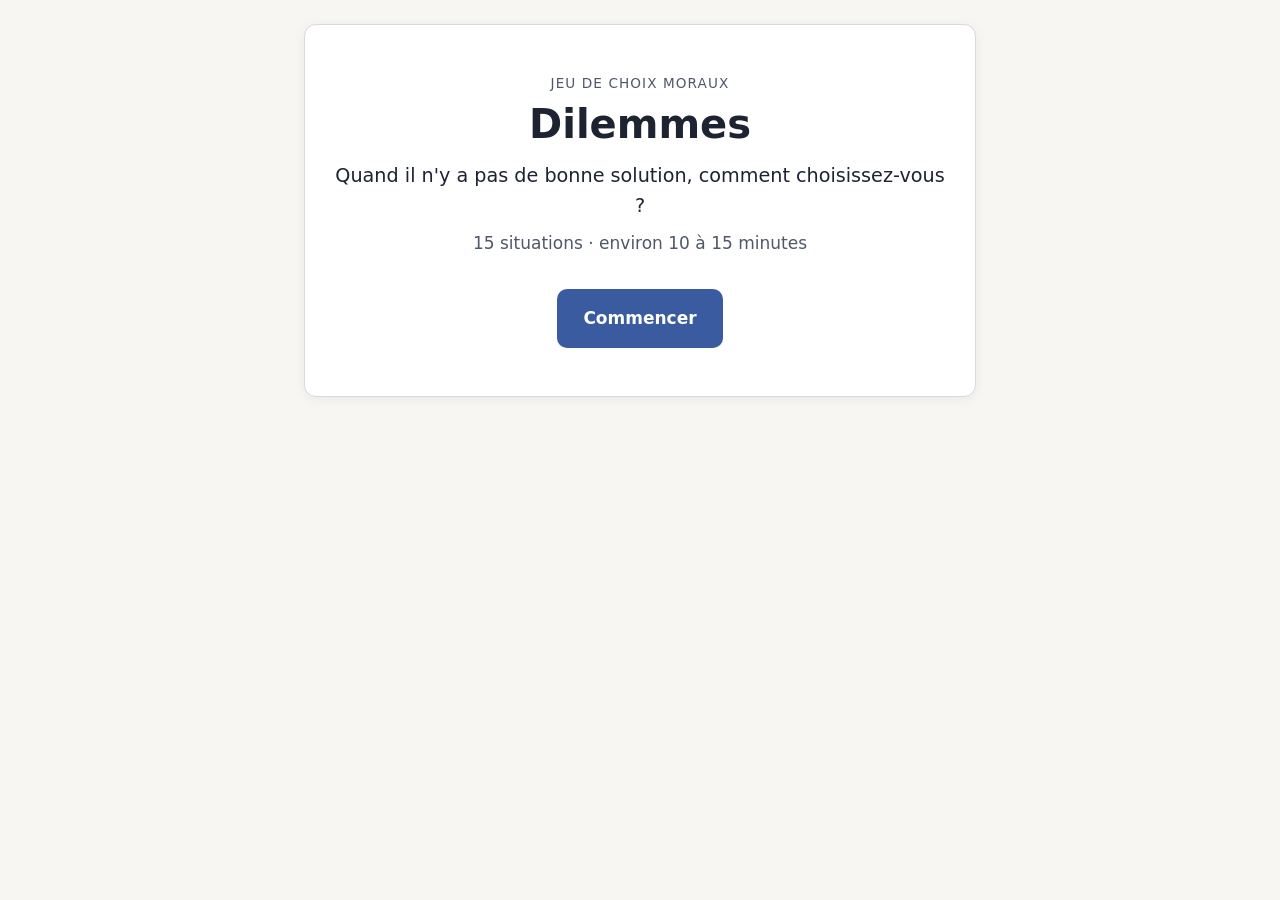
<file: index.html>
<!doctype html>
<html lang="fr">
<head>
  <meta charset="utf-8">
  <meta name="viewport" content="width=device-width, initial-scale=1">
  <title>Dilemmes — jeu de choix moraux</title>
  <meta name="description" content="Un jeu de dilemmes moraux : enchaînez des choix de vie ou de mort et découvrez votre profil.">
  <link rel="stylesheet" href="css/style.css">
</head>
<body>
  <main id="app">

    <!-- 1. Accueil -->
    <section class="ecran" id="ecran-accueil" tabindex="-1" aria-labelledby="titre-accueil">
      <div class="carte carte-centree">
        <p class="surtitre">Jeu de choix moraux</p>
        <h1 id="titre-accueil">Dilemmes</h1>
        <p class="accroche">Quand il n'y a pas de bonne solution, comment choisissez-vous ?</p>
        <p class="duree"><span id="nb-dilemmes">Quelques</span> situations · environ 10 à 15 minutes</p>
        <button type="button" class="bouton bouton-principal" data-action="commencer">Commencer</button>
      </div>
    </section>

    <!-- 2. Avertissement -->
    <section class="ecran" id="ecran-avertissement" tabindex="-1" aria-labelledby="titre-avertissement" hidden>
      <div class="carte">
        <h2 id="titre-avertissement">Avant de commencer</h2>
        <ul class="liste-avertissement">
          <li>Ce jeu présente des <strong>situations de vie ou de mort</strong>. Elles sont entièrement fictives et décrites sans détails choquants.</li>
          <li><strong>Il n'y a pas de bonne réponse.</strong> Le jeu ne vous juge pas : il décrit vos tendances.</li>
          <li><strong>Aucune donnée n'est envoyée</strong> : tout reste dans votre navigateur et disparaît quand vous fermez la page.</li>
          <li>Une fois un choix validé, vous ne pourrez pas revenir en arrière. Certaines situations sont minutées : vous en serez prévenu.</li>
        </ul>
        <div class="actions">
          <button type="button" class="bouton bouton-principal" data-action="vers-infos">J'ai compris</button>
        </div>
      </div>
    </section>

    <!-- 3. Informations facultatives -->
    <section class="ecran" id="ecran-infos" tabindex="-1" aria-labelledby="titre-infos" hidden>
      <form class="carte" id="formulaire-infos" novalidate>
        <h2 id="titre-infos">Quelques informations (facultatif)</h2>
        <p class="aide">Ces réponses sont facultatives et restent dans votre navigateur. Elles ne sont ni envoyées, ni conservées.</p>

        <div class="champ">
          <label for="champ-age">Tranche d'âge</label>
          <select id="champ-age" name="age">
            <option value="">—</option>
            <option value="moins-18">Moins de 18 ans</option>
            <option value="18-24">18-24 ans</option>
            <option value="25-34">25-34 ans</option>
            <option value="35-49">35-49 ans</option>
            <option value="50-64">50-64 ans</option>
            <option value="65-plus">65 ans et plus</option>
            <option value="nsp">Je préfère ne pas répondre</option>
          </select>
        </div>

        <div class="champ">
          <label for="champ-situation">Situation</label>
          <select id="champ-situation" name="situation">
            <option value="">—</option>
            <option value="etudes">En études</option>
            <option value="activite">En activité</option>
            <option value="recherche">En recherche d'emploi</option>
            <option value="retraite">Retraité ou retraitée</option>
            <option value="autre">Autre</option>
            <option value="nsp">Je préfère ne pas répondre</option>
          </select>
        </div>

        <div class="champ" id="bloc-niveau" hidden>
          <label for="champ-niveau">Niveau d'études</label>
          <select id="champ-niveau" name="niveau">
            <option value="">—</option>
            <option value="college">Collège</option>
            <option value="lycee">Lycée</option>
            <option value="bac1-3">Bac+1 à Bac+3</option>
            <option value="bac4-plus">Bac+4 et plus</option>
            <option value="nsp">Je préfère ne pas répondre</option>
          </select>
        </div>

        <div class="champ" id="bloc-categorie" hidden>
          <label for="champ-categorie">Catégorie professionnelle</label>
          <select id="champ-categorie" name="categorie">
            <option value="">—</option>
            <option value="employe">Employé ou employée</option>
            <option value="ouvrier">Ouvrier ou ouvrière</option>
            <option value="cadre">Cadre</option>
            <option value="intermediaire">Profession intermédiaire</option>
            <option value="independant">Indépendant ou indépendante</option>
            <option value="autre">Autre</option>
            <option value="nsp">Je préfère ne pas répondre</option>
          </select>
        </div>

        <div class="actions actions-egales">
          <button type="button" class="bouton bouton-secondaire" data-action="passer">Passer</button>
          <button type="submit" class="bouton bouton-principal">Continuer</button>
        </div>
      </form>
    </section>

    <!-- 4. Dilemmes -->
    <section class="ecran" id="ecran-dilemme" tabindex="-1" aria-labelledby="titre-dilemme" hidden>
      <div class="carte">
        <div class="progression">
          <span id="progression-texte" aria-live="polite"></span>
          <div class="progression-barre" aria-hidden="true"><div id="progression-remplissage"></div></div>
        </div>
        <h2 id="titre-dilemme"></h2>
        <div id="minuteur" class="minuteur" hidden>
          <p class="minuteur-annonce" id="minuteur-annonce"></p>
          <div class="minuteur-ligne">
            <div class="minuteur-barre" aria-hidden="true"><div id="minuteur-remplissage"></div></div>
            <span class="minuteur-secondes" id="minuteur-secondes" role="timer" aria-live="off"></span>
          </div>
          <p class="sr-only" id="minuteur-alerte" aria-live="assertive"></p>
        </div>
        <p id="texte-dilemme" class="texte-dilemme"></p>
        <div id="options" class="options" role="group" aria-labelledby="titre-dilemme"></div>
      </div>
    </section>

    <!-- 5. Résultats -->
    <section class="ecran" id="ecran-resultats" tabindex="-1" aria-labelledby="nom-profil" hidden>
      <div class="carte">
        <p class="surtitre">Votre profil</p>
        <h2 id="nom-profil"></h2>
        <p id="description-profil" class="description-profil"></p>

        <div class="radar-conteneur">
          <canvas id="radar" role="img" aria-label="Diagramme radar de vos scores sur 8 axes"></canvas>
        </div>
        <ul id="liste-scores" class="liste-scores"></ul>

        <div class="bloc-resultat" id="bloc-instinct">
          <h3 id="titre-instinct">Instinctif ou réfléchi</h3>
          <div class="curseur" role="meter" aria-labelledby="titre-instinct" aria-valuemin="0" aria-valuemax="100">
            <span class="curseur-borne">Instinctif</span>
            <div class="curseur-piste"><div class="curseur-pastille"></div></div>
            <span class="curseur-borne">Réfléchi</span>
          </div>
          <p class="curseur-texte"></p>
        </div>

        <div class="bloc-resultat" id="bloc-coherence">
          <h3><span id="titre-coherence">Cohérence</span> : <span class="jauge-valeur"></span></h3>
          <div class="jauge" role="meter" aria-labelledby="titre-coherence" aria-valuemin="0" aria-valuemax="100">
            <div class="jauge-remplissage"></div>
          </div>
          <p class="jauge-texte"></p>
        </div>

        <div class="bloc-resultat" id="bloc-textes">
          <h3>Ce qui ressort de vos choix</h3>
          <ul id="textes-marques" class="textes-marques"></ul>
        </div>

        <div class="actions actions-egales">
          <button type="button" class="bouton bouton-secondaire" data-action="telecharger">Télécharger mon profil</button>
          <button type="button" class="bouton bouton-principal" data-action="rejouer">Rejouer</button>
        </div>
      </div>
    </section>

    <!-- Erreur de chargement -->
    <section class="ecran" id="ecran-erreur" tabindex="-1" hidden>
      <div class="carte">
        <h2>Le jeu n'a pas pu se charger</h2>
        <p id="message-erreur"></p>
        <p class="aide">Si vous avez ouvert le fichier directement, lancez plutôt un serveur local (<code>python -m http.server 8000</code>) puis ouvrez <code>http://localhost:8000</code>.</p>
      </div>
    </section>

  </main>

  <script src="lib/chart.umd.min.js"></script>
  <script type="module" src="js/main.js"></script>
</body>
</html>
</file>
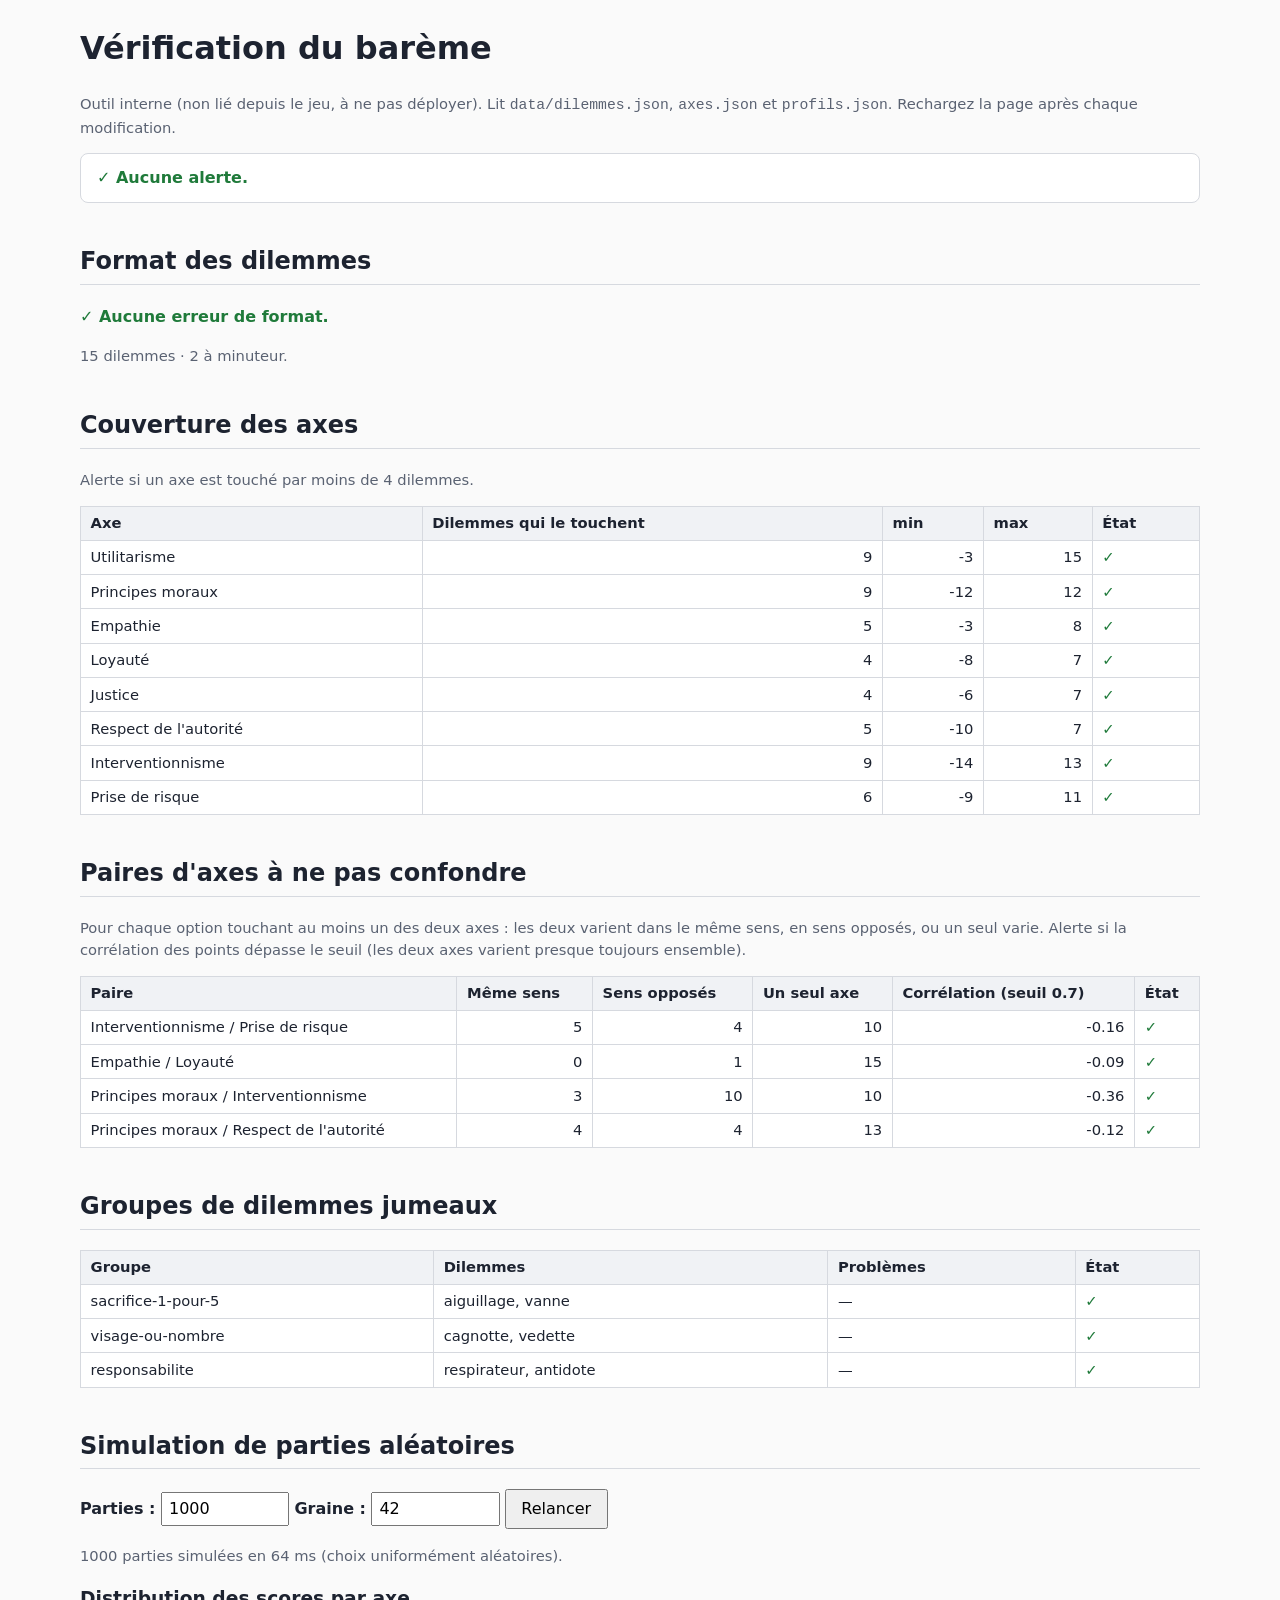
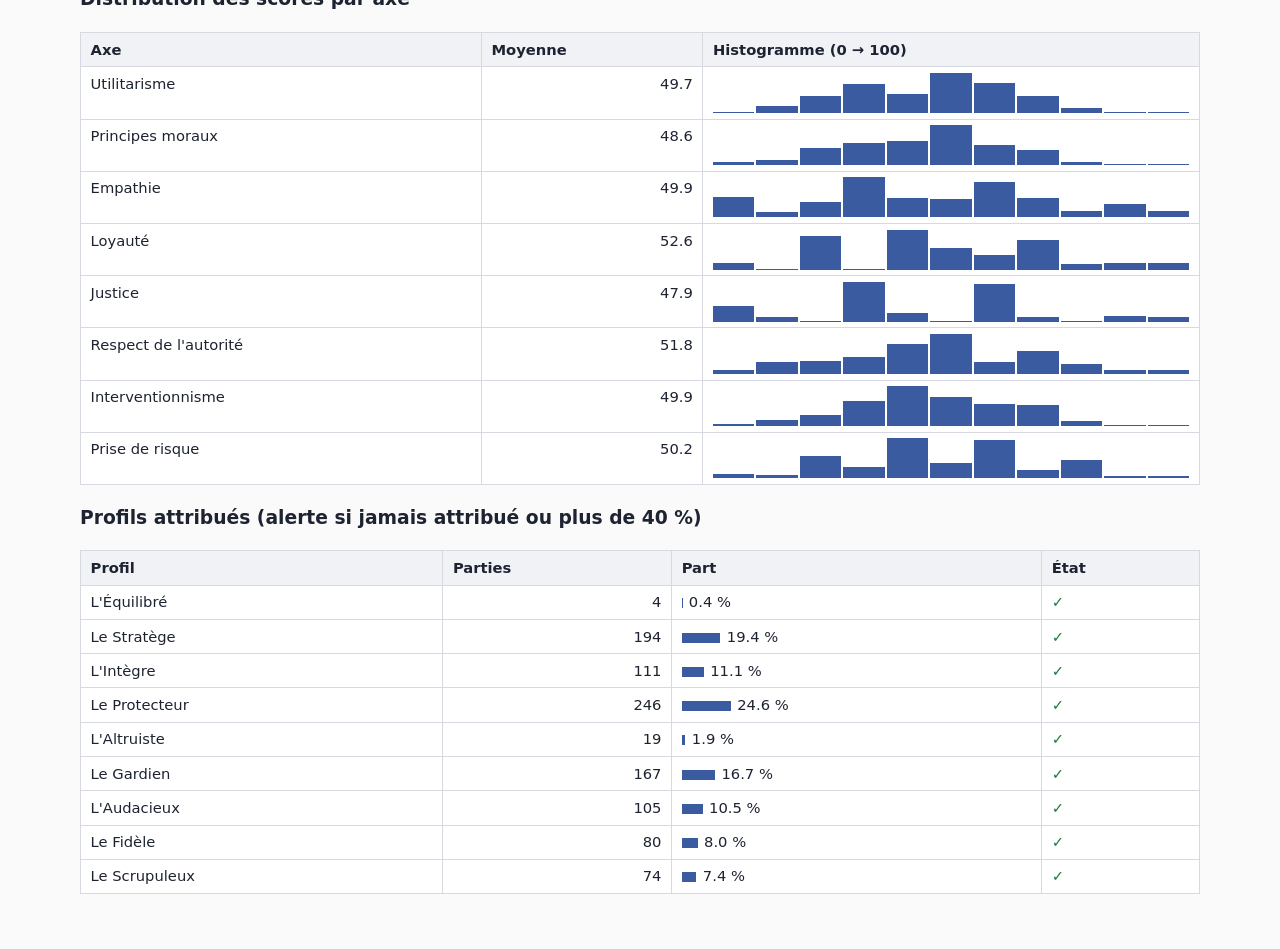
<file: outils/verification.html>
<!doctype html>
<html lang="fr">
<head>
  <meta charset="utf-8">
  <meta name="viewport" content="width=device-width, initial-scale=1">
  <title>Vérification du barème</title>
  <style>
    :root { --ok: #1f7a3a; --alerte: #b3261e; --bordure: #d6d9df; --doux: #5a6272; }
    body { font-family: system-ui, sans-serif; margin: 0; padding: 1.5rem 1rem 3rem; max-width: 70rem; margin: 0 auto; color: #1d2330; background: #fafafa; line-height: 1.5; }
    h1 { margin-top: 0; }
    h2 { margin-top: 2.5rem; border-bottom: 1px solid var(--bordure); padding-bottom: 0.3rem; }
    table { border-collapse: collapse; width: 100%; font-size: 0.92rem; margin: 0.5rem 0; background: #fff; }
    th, td { border: 1px solid var(--bordure); padding: 0.35rem 0.6rem; text-align: left; vertical-align: top; }
    th { background: #f0f2f5; }
    td.n { text-align: right; font-variant-numeric: tabular-nums; }
    .ok { color: var(--ok); font-weight: 600; }
    .alerte { color: var(--alerte); font-weight: 600; }
    tr.ligne-alerte td { background: #fdecea; }
    .aide { color: var(--doux); font-size: 0.92rem; }
    .resume { padding: 0.75rem 1rem; border-radius: 8px; background: #fff; border: 1px solid var(--bordure); }
    .histo { display: flex; align-items: flex-end; gap: 2px; height: 40px; min-width: 160px; }
    .histo span { flex: 1; background: #3a5ba0; min-height: 1px; }
    .barre { display: inline-block; height: 10px; background: #3a5ba0; vertical-align: middle; margin-right: 0.4rem; }
    label { font-weight: 600; }
    input { font: inherit; width: 7rem; padding: 0.2rem 0.4rem; }
    button { font: inherit; padding: 0.35rem 0.9rem; cursor: pointer; }
    ul { padding-left: 1.2rem; }
  </style>
</head>
<body>
  <h1>Vérification du barème</h1>
  <p class="aide">Outil interne (non lié depuis le jeu, à ne pas déployer). Lit <code>data/dilemmes.json</code>, <code>axes.json</code> et <code>profils.json</code>. Rechargez la page après chaque modification.</p>
  <div id="resume" class="resume">Chargement…</div>

  <h2>Format des dilemmes</h2>
  <div id="format"></div>

  <h2>Couverture des axes</h2>
  <p class="aide">Alerte si un axe est touché par moins de 4 dilemmes.</p>
  <div id="couverture"></div>

  <h2>Paires d'axes à ne pas confondre</h2>
  <p class="aide">Pour chaque option touchant au moins un des deux axes : les deux varient dans le même sens, en sens opposés, ou un seul varie. Alerte si la corrélation des points dépasse le seuil (les deux axes varient presque toujours ensemble).</p>
  <div id="paires"></div>

  <h2>Groupes de dilemmes jumeaux</h2>
  <div id="jumeaux"></div>

  <h2>Simulation de parties aléatoires</h2>
  <p>
    <label for="nb">Parties :</label> <input id="nb" type="number" value="1000" min="10" step="100">
    <label for="graine">Graine :</label> <input id="graine" type="number" value="42">
    <button id="relancer" type="button">Relancer</button>
  </p>
  <div id="simulation"></div>

  <script type="module" src="verification.js"></script>
</body>
</html>
</file>
<file: css/style.css>
/* style.css — Dilemmes */

:root {
  --fond: #f7f6f2;
  --fond-carte: #ffffff;
  --texte: #1d2330;
  --texte-doux: #4f5768;
  --bordure: #d6d9df;
  --accent: #3a5ba0;
  --accent-texte: #ffffff;
  --accent-survol: #2f4b86;
  --option-fond: #eef1f7;
  --option-survol: #dfe5f1;
  --neutre: #5a6272;
  --focus: #e0a100;
  --rayon: 12px;
  --ombre: 0 2px 12px rgb(0 0 0 / 0.06);
  color-scheme: light;
}

@media (prefers-color-scheme: dark) {
  :root {
    --fond: #14171d;
    --fond-carte: #1d2129;
    --texte: #e8eaee;
    --texte-doux: #b0b6c2;
    --bordure: #363c48;
    --accent: #7c9be0;
    --accent-texte: #10131a;
    --accent-survol: #9ab2ea;
    --option-fond: #262c38;
    --option-survol: #313848;
    --neutre: #b0b6c2;
    --ombre: none;
    color-scheme: dark;
  }
}

*, *::before, *::after { box-sizing: border-box; }

html { font-size: 100%; }

body {
  margin: 0;
  min-height: 100vh;
  background: var(--fond);
  color: var(--texte);
  font-family: system-ui, -apple-system, "Segoe UI", Roboto, "Helvetica Neue", Arial, sans-serif;
  font-size: 1.0625rem;
  line-height: 1.6;
}

main {
  max-width: 44rem;
  margin: 0 auto;
  padding: 1.5rem 1rem 3rem;
}

.ecran:focus { outline: none; }
[hidden] { display: none !important; }

.carte {
  background: var(--fond-carte);
  border: 1px solid var(--bordure);
  border-radius: var(--rayon);
  box-shadow: var(--ombre);
  padding: 1.75rem 1.5rem;
}

.carte-centree { text-align: center; padding: 3rem 1.5rem; }

h1, h2, h3 { line-height: 1.25; margin: 0 0 0.75rem; }
h1 { font-size: 2.5rem; }
h2 { font-size: 1.6rem; }
h3 { font-size: 1.15rem; }

.surtitre {
  margin: 0 0 0.25rem;
  color: var(--texte-doux);
  font-size: 0.85rem;
  letter-spacing: 0.08em;
  text-transform: uppercase;
}
.accroche { font-size: 1.2rem; margin: 0 0 0.5rem; }
.duree { color: var(--texte-doux); margin: 0 0 2rem; }
.aide { color: var(--texte-doux); font-size: 0.95rem; }

code {
  background: var(--option-fond);
  padding: 0.1em 0.35em;
  border-radius: 4px;
  font-size: 0.9em;
}

.sr-only {
  position: absolute;
  width: 1px; height: 1px;
  overflow: hidden;
  clip: rect(0 0 0 0);
  white-space: nowrap;
}

/* --- Boutons -------------------------------------------------------------- */

.bouton {
  font: inherit;
  font-weight: 600;
  border-radius: 10px;
  border: 2px solid transparent;
  padding: 0.85rem 1.5rem;
  cursor: pointer;
  min-height: 3rem;
  transition: background-color 0.15s, border-color 0.15s;
}
.bouton:focus-visible {
  outline: 3px solid var(--focus);
  outline-offset: 2px;
}
.bouton:disabled { cursor: default; opacity: 0.7; }

.bouton-principal { background: var(--accent); color: var(--accent-texte); }
.bouton-principal:hover:not(:disabled) { background: var(--accent-survol); }

.bouton-secondaire {
  background: transparent;
  color: var(--accent);
  border-color: var(--accent);
}
.bouton-secondaire:hover:not(:disabled) { background: var(--option-fond); }

/* Toutes les options ont exactement le même style, y compris « ne rien faire ». */
.bouton-option {
  display: block;
  width: 100%;
  text-align: left;
  background: var(--option-fond);
  color: var(--texte);
  border-color: var(--bordure);
  font-weight: 600;
}
.bouton-option:hover:not(:disabled) {
  background: var(--option-survol);
  border-color: var(--accent);
}

.actions { display: flex; flex-wrap: wrap; gap: 0.75rem; margin-top: 1.5rem; }
.actions-egales > .bouton { flex: 1 1 12rem; }

/* --- Avertissement / formulaire ------------------------------------------ */

.liste-avertissement { padding-left: 1.2rem; }
.liste-avertissement li { margin-bottom: 0.75rem; }

.champ { margin: 1.1rem 0; }
.champ label { display: block; font-weight: 600; margin-bottom: 0.35rem; }
.champ select {
  width: 100%;
  font: inherit;
  padding: 0.7rem 0.75rem;
  border-radius: 8px;
  border: 1px solid var(--bordure);
  background: var(--fond-carte);
  color: var(--texte);
}
.champ select:focus-visible { outline: 3px solid var(--focus); outline-offset: 1px; }

/* --- Dilemme -------------------------------------------------------------- */

.progression {
  display: flex;
  align-items: center;
  gap: 0.75rem;
  margin-bottom: 1.25rem;
  color: var(--texte-doux);
  font-size: 0.95rem;
  font-variant-numeric: tabular-nums;
}
.progression-barre {
  flex: 1;
  height: 6px;
  background: var(--option-fond);
  border-radius: 3px;
  overflow: hidden;
}
#progression-remplissage {
  height: 100%;
  background: var(--accent);
  transition: width 0.3s;
}

.texte-dilemme { font-size: 1.1rem; margin: 0 0 1.5rem; }

.options { display: grid; gap: 0.75rem; }
@media (min-width: 640px) {
  .options { grid-template-columns: 1fr 1fr; }
  .options-trois { grid-template-columns: 1fr; }
  .bouton-option { text-align: center; }
  .options-trois .bouton-option { text-align: left; }
}

/* Minuteur : couleur neutre, pour ne pas paniquer le joueur. */
.minuteur {
  border: 1px solid var(--bordure);
  border-radius: 10px;
  padding: 0.75rem 1rem;
  margin-bottom: 1.25rem;
  background: var(--option-fond);
}
.minuteur-annonce { margin: 0 0 0.6rem; font-size: 0.95rem; }
.minuteur-ligne { display: flex; align-items: center; gap: 0.75rem; }
.minuteur-barre {
  flex: 1;
  height: 8px;
  background: var(--bordure);
  border-radius: 4px;
  overflow: hidden;
}
#minuteur-remplissage { height: 100%; background: var(--neutre); }
.minuteur-secondes {
  font-weight: 700;
  min-width: 3ch;
  text-align: right;
  font-variant-numeric: tabular-nums;
}

/* --- Résultats ------------------------------------------------------------ */

.description-profil { font-size: 1.05rem; }

.radar-conteneur {
  position: relative;
  max-width: 32rem;
  margin: 1.5rem auto 0.5rem;
}

.liste-scores {
  list-style: none;
  padding: 0;
  margin: 0 0 1rem;
  display: grid;
  grid-template-columns: repeat(auto-fill, minmax(12rem, 1fr));
  gap: 0.25rem 1.25rem;
  font-size: 0.92rem;
  color: var(--texte-doux);
}
.liste-scores li {
  display: flex;
  justify-content: space-between;
  border-bottom: 1px dotted var(--bordure);
  padding: 0.2rem 0;
  cursor: help;
}
.liste-scores strong { color: var(--texte); font-variant-numeric: tabular-nums; }

.bloc-resultat {
  border-top: 1px solid var(--bordure);
  padding-top: 1.25rem;
  margin-top: 1.25rem;
}

/* Curseur Instinctif / Réfléchi : aucune extrémité n'est « meilleure »,
   donc piste neutre, sans dégradé rouge/vert. */
.curseur { display: flex; align-items: center; gap: 0.75rem; font-size: 0.95rem; }
.curseur-borne { color: var(--texte-doux); font-weight: 600; }
.curseur-piste {
  position: relative;
  flex: 1;
  height: 6px;
  margin: 0 12px;
  background: var(--bordure);
  border-radius: 3px;
}
.curseur-pastille {
  position: absolute;
  top: 50%;
  left: 50%;
  width: 22px;
  height: 22px;
  margin: -11px 0 0 -11px;
  border-radius: 50%;
  background: var(--texte);
  border: 3px solid var(--fond-carte);
  box-shadow: 0 0 0 1px var(--texte);
  transition: left 0.6s ease-out;
}

.jauge {
  height: 12px;
  background: var(--option-fond);
  border: 1px solid var(--bordure);
  border-radius: 6px;
  overflow: hidden;
}
.jauge-remplissage {
  height: 100%;
  width: 0;
  background: var(--accent);
  transition: width 0.6s ease-out;
}
.jauge-valeur { font-variant-numeric: tabular-nums; }

.textes-marques { padding-left: 1.2rem; margin: 0; }
.textes-marques li { margin-bottom: 0.6rem; }

/* --- Mobile --------------------------------------------------------------- */

@media (max-width: 480px) {
  main { padding: 0.75rem 0.75rem 2rem; }
  .carte { padding: 1.25rem 1rem; }
  .carte-centree { padding: 2rem 1rem; }
  h1 { font-size: 2rem; }
  h2 { font-size: 1.35rem; }
}

@media (prefers-reduced-motion: reduce) {
  * { transition: none !important; }
}
</file>
